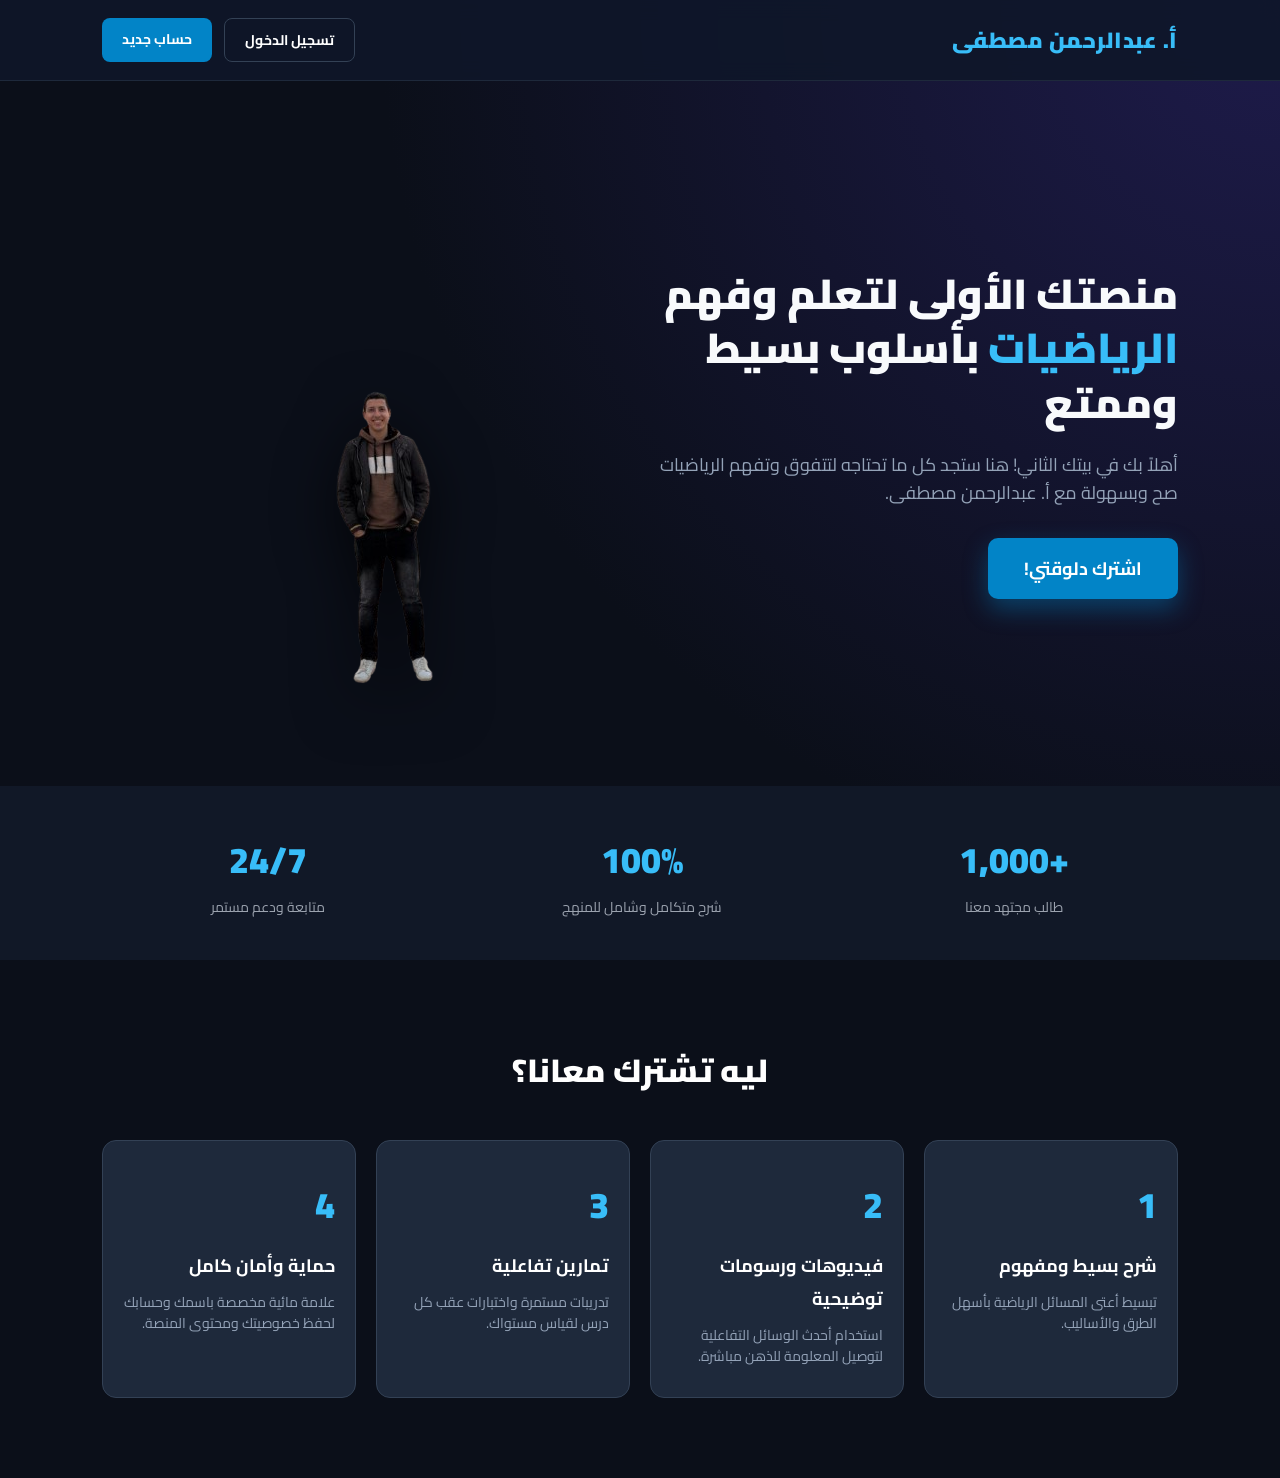
<file: index.html>
<!DOCTYPE html>
<html lang="ar" dir="rtl">
<head>
    <meta charset="UTF-8">
    <meta name="viewport" content="width=device-width, initial-scale=1.0">
    <title>منصة أ. عبدالرحمن مصطفى - للرياضيات</title>
    <!-- خط Cairo الاحترافي -->
    <link href="https://fonts.googleapis.com/css2?family=Cairo:wght@400;700;900&display=swap" rel="stylesheet">
    <style>
        * {
            box-sizing: border-box;
            margin: 0;
            padding: 0;
            font-family: 'Cairo', sans-serif;
        }

        body {
            background-color: #0b0f19;
            color: #ffffff;
            overflow-x: hidden;
        }

        /* الشريط العلوي (Navbar) */
        header {
            display: flex;
            justify-content: space-between;
            align-items: center;
            padding: 18px 8%;
            background-color: rgba(15, 23, 42, 0.9);
            backdrop-filter: blur(10px);
            position: fixed;
            top: 0;
            width: 100%;
            z-index: 1000;
            border-bottom: 1px solid #1e293b;
        }

        .logo {
            font-size: 22px;
            font-weight: 900;
            color: #38bdf8;
            letter-spacing: 0.5px;
        }

        .nav-btns {
            display: flex;
            gap: 12px;
        }

        .btn {
            padding: 8px 20px;
            border-radius: 8px;
            text-decoration: none;
            font-weight: bold;
            font-size: 14px;
            transition: 0.3s;
        }

        .btn-login {
            background: transparent;
            color: #ffffff;
            border: 1px solid #334155;
        }

        .btn-login:hover {
            border-color: #38bdf8;
            color: #38bdf8;
        }

        .btn-register {
            background: #0284c7;
            color: #ffffff;
        }

        .btn-register:hover {
            background: #0369a1;
        }

        /* واجهة الترحيب (Hero Section) */
        .hero {
            display: flex;
            flex-wrap: wrap;
            align-items: center;
            justify-content: space-between;
            padding: 140px 8% 60px;
            min-height: 85vh;
            background: radial-gradient(circle at top right, #1e1b4b 0%, #0b0f19 60%);
        }

        .hero-text {
            flex: 1;
            min-width: 320px;
        }

        .hero-text h1 {
            font-size: 42px;
            font-weight: 900;
            line-height: 1.3;
            margin-bottom: 20px;
            color: #f8fafc;
        }

        .hero-text h1 span {
            color: #38bdf8;
        }

        .hero-text p {
            font-size: 18px;
            color: #94a3b8;
            margin-bottom: 30px;
            line-height: 1.6;
        }

        .hero-cta {
            display: inline-block;
            background: #0284c7;
            color: white;
            padding: 14px 36px;
            border-radius: 10px;
            text-decoration: none;
            font-size: 18px;
            font-weight: bold;
            box-shadow: 0 10px 25px rgba(2, 132, 199, 0.4);
            transition: 0.3s;
        }

        .hero-cta:hover {
            transform: translateY(-3px);
            box-shadow: 0 15px 30px rgba(2, 132, 199, 0.6);
        }

        .hero-image {
            flex: 1;
            text-align: center;
            min-width: 300px;
            position: relative;
        }

        .hero-image img {
            max-width: 85%;
            height: auto;
            filter: drop-shadow(0 20px 30px rgba(0,0,0,0.7));
        }

        /* قسم الإحصائيات والأرقام */
        .stats-section {
            display: flex;
            justify-content: space-around;
            flex-wrap: wrap;
            gap: 20px;
            padding: 40px 8%;
            background: #111827;
            border-y: 1px solid #1f2937;
            text-align: center;
        }

        .stat-item h2 {
            font-size: 36px;
            font-weight: 900;
            color: #38bdf8;
        }

        .stat-item p {
            color: #9ca3af;
            font-size: 14px;
        }

        /* قسم مميزات المنصة */
        .features {
            padding: 80px 8%;
            text-align: center;
        }

        .section-title {
            font-size: 32px;
            font-weight: 900;
            margin-bottom: 40px;
        }

        .features-grid {
            display: grid;
            grid-template-columns: repeat(auto-fit, minmax(230px, 1fr));
            gap: 20px;
        }

        .feature-card {
            background: #1e293b;
            padding: 30px 20px;
            border-radius: 14px;
            border: 1px solid #334155;
            text-align: right;
            transition: 0.3s;
            position: relative;
        }

        .feature-card:hover {
            transform: translateY(-5px);
            border-color: #38bdf8;
        }

        .feature-num {
            font-size: 36px;
            font-weight: 900;
            color: #38bdf8;
            margin-bottom: 10px;
        }

        .feature-card h3 {
            font-size: 18px;
            margin-bottom: 10px;
        }

        .feature-card p {
            color: #94a3b8;
            font-size: 14px;
            line-height: 1.5;
        }
    </style>
</head>
<body>

    <!-- الشريط العلوي -->
    <header>
        <div class="logo">أ. عبدالرحمن مصطفى</div>
        <div class="nav-btns">
            <a href="login.html" class="btn btn-login">تسجيل الدخول</a>
            <a href="register.html" class="btn btn-register">حساب جديد</a>
        </div>
    </header>

    <!-- الواجهة الرئيسية -->
    <section class="hero">
        <div class="hero-text">
            <h1>منصتك الأولى لتعلم وفهم <span>الرياضيات</span> بأسلوب بسيط وممتع</h1>
            <p>أهلاً بك في بيتك الثاني! هنا ستجد كل ما تحتاجه لتتفوق وتفهم الرياضيات صح وبسهولة مع أ. عبدالرحمن مصطفى.</p>
            <a href="register.html" class="hero-cta">اشترك دلوقتي!</a>
        </div>
        <div class="hero-image">
            <!-- استبدل teacher.png بصورتك المفرغة -->
            <img src="teacher.png" alt="أ. عبدالرحمن مصطفى" onerror="this.style.display='none'">
        </div>
    </section>

    <!-- الأرقام والإحصائيات -->
    <section class="stats-section">
        <div class="stat-item">
            <h2>+1,000</h2>
            <p>طالب مجتهد معنا</p>
        </div>
        <div class="stat-item">
            <h2>100%</h2>
            <p>شرح متكامل وشامل للمنهج</p>
        </div>
        <div class="stat-item">
            <h2>24/7</h2>
            <p>متابعة ودعم مستمر</p>
        </div>
    </section>

    <!-- مميزات الشرح والمنصة -->
    <section class="features">
        <h2 class="section-title">ليه تشترك معانا؟</h2>
        <div class="features-grid">
            <div class="feature-card">
                <div class="feature-num">1</div>
                <h3>شرح بسيط ومفهوم</h3>
                <p>تبسيط أعتى المسائل الرياضية بأسهل الطرق والأساليب.</p>
            </div>
            <div class="feature-card">
                <div class="feature-num">2</div>
                <h3>فيديوهات ورسومات توضيحية</h3>
                <p>استخدام أحدث الوسائل التفاعلية لتوصيل المعلومة للذهن مباشرة.</p>
            </div>
            <div class="feature-card">
                <div class="feature-num">3</div>
                <h3>تمارين تفاعلية</h3>
                <p>تدريبات مستمرة واختبارات عقب كل درس لقياس مستواك.</p>
            </div>
            <div class="feature-card">
                <div class="feature-num">4</div>
                <h3>حماية وأمان كامل</h3>
                <p>علامة مائية مخصصة باسمك وحسابك لحفظ خصوصيتك ومحتوى المنصة.</p>
            </div>
        </div>
    </section>

</body>
</html>
</file>
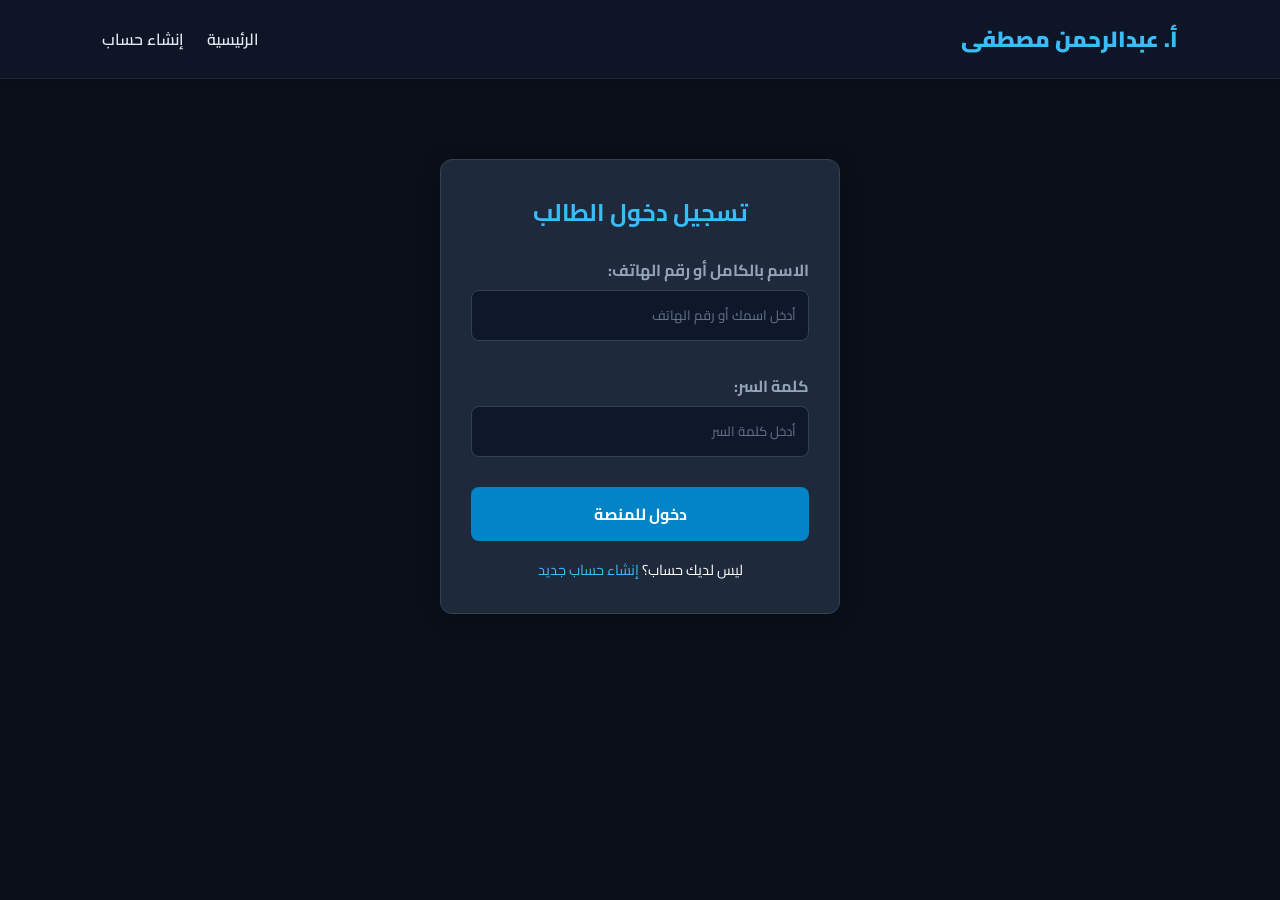
<file: admin.html>
<!DOCTYPE html>
<html lang="ar" dir="rtl">
<head>
    <meta charset="UTF-8">
    <meta name="viewport" content="width=device-width, initial-scale=1.0">
    <title>لوحة تحكم المعلم - أ. عبدالرحمن مصطفى</title>
    <link href="https://fonts.googleapis.com/css2?family=Cairo:wght@400;700;900&display=swap" rel="stylesheet">
    <link rel="stylesheet" href="style.css">
    <style>
        .admin-container {
            max-width: 600px;
        }
        .form-group {
            margin-bottom: 15px;
            text-align: right;
        }
        .form-group label {
            display: block;
            font-weight: bold;
            margin-bottom: 5px;
            color: #94a3b8;
        }
        .lessons-list-admin {
            margin-top: 30px;
        }
        .lessons-list-admin h3 {
            color: #38bdf8;
        }
        .admin-lesson-card {
            display: flex;
            justify-content: space-between;
            align-items: center;
            padding: 12px;
            background: #0f172a;
            border: 1px solid #334155;
            border-radius: 6px;
            margin-bottom: 10px;
        }
        .admin-lesson-card strong {
            color: #ffffff;
        }
        .btn-delete {
            background: #ef4444;
            color: white;
            border: none;
            padding: 6px 12px;
            border-radius: 4px;
            cursor: pointer;
        }
    </style>
</head>
<body>

    <header>
        <div class="logo">لوحة تحكم المعلم</div>
        <nav>
            <a href="courses.html">معاينة صفحة الدروس</a>
            <a href="login.html" onclick="sessionStorage.clear()" style="color: #f87171;">تسجيل خروج</a>
        </nav>
    </header>

    <div class="admin-container">
        <h2>إضافة درس جديد</h2>
        <br>
        <form id="addLessonForm">
            <div class="form-group">
                <label>عنوان الدرس:</label>
                <input type="text" id="lessonTitleInput" placeholder="مثال: الدرس الأول - الجبر والهندسة" required>
            </div>
            <div class="form-group">
                <label>رابط أو اسم ملف الفيديو (مثال: lesson1.mp4 أو رابط يوتيوب):</label>
                <input type="text" id="videoUrlInput" placeholder="lesson1.mp4" required>
            </div>
            <div class="form-group">
                <label>رابط ملف الـ PDF (المذكرة):</label>
                <input type="text" id="pdfUrlInput" placeholder="notes.pdf أو اتركه #">
            </div>
            <button type="submit" class="btn-main" style="width: 100%;">حفظ وإضافة الدرس</button>
        </form>

        <div class="lessons-list-admin">
            <h3>الدروس المضافة حالياً:</h3>
            <br>
            <div id="adminLessonsContainer"></div>
        </div>
    </div>

    <script>
        const currentUser = JSON.parse(sessionStorage.getItem('currentUser'));
        if (!currentUser || currentUser.role !== 'admin') {
            alert("عذراً، هذه الصفحة مخصصة للأستاذ عبدالرحمن فقط!");
            window.location.href = "login.html";
        }

        function loadAdminLessons() {
            const container = document.getElementById('adminLessonsContainer');
            container.innerHTML = '';
            
            let lessons = JSON.parse(localStorage.getItem('platform_custom_lessons')) || [];
            
            if (lessons.length === 0) {
                container.innerHTML = '<p style="color:#64748b;">لا توجد دروس مضافة حالياً.</p>';
                return;
            }

            lessons.forEach((lesson, index) => {
                const item = document.createElement('div');
                item.className = 'admin-lesson-card';
                item.innerHTML = `
                    <div>
                        <strong>${lesson.title}</strong>
                        <br><small style="color:#64748b;">المصدر: ${lesson.videoSrc}</small>
                    </div>
                    <button class="btn-delete" onclick="deleteLesson(${index})">حذف</button>
                `;
                container.appendChild(item);
            });
        }

        document.getElementById('addLessonForm').addEventListener('submit', function(e) {
            e.preventDefault();
            
            const title = document.getElementById('lessonTitleInput').value.trim();
            const videoSrc = document.getElementById('videoUrlInput').value.trim();
            const pdf = document.getElementById('pdfUrlInput').value.trim() || "#";

            let lessons = JSON.parse(localStorage.getItem('platform_custom_lessons')) || [];
            lessons.push({ id: Date.now(), title: title, videoSrc: videoSrc, pdf: pdf });

            localStorage.setItem('platform_custom_lessons', JSON.stringify(lessons));
            alert('تمت إضافة الدرس بنجاح!');
            
            document.getElementById('addLessonForm').reset();
            loadAdminLessons();
        });

        function deleteLesson(index) {
            if (confirm('هل أنت تأكد من رغبتك في حذف هذا الدرس؟')) {
                let lessons = JSON.parse(localStorage.getItem('platform_custom_lessons')) || [];
                lessons.splice(index, 1);
                localStorage.setItem('platform_custom_lessons', JSON.stringify(lessons));
                loadAdminLessons();
            }
        }

        loadAdminLessons();
    </script>

</body>
</html>
</file>
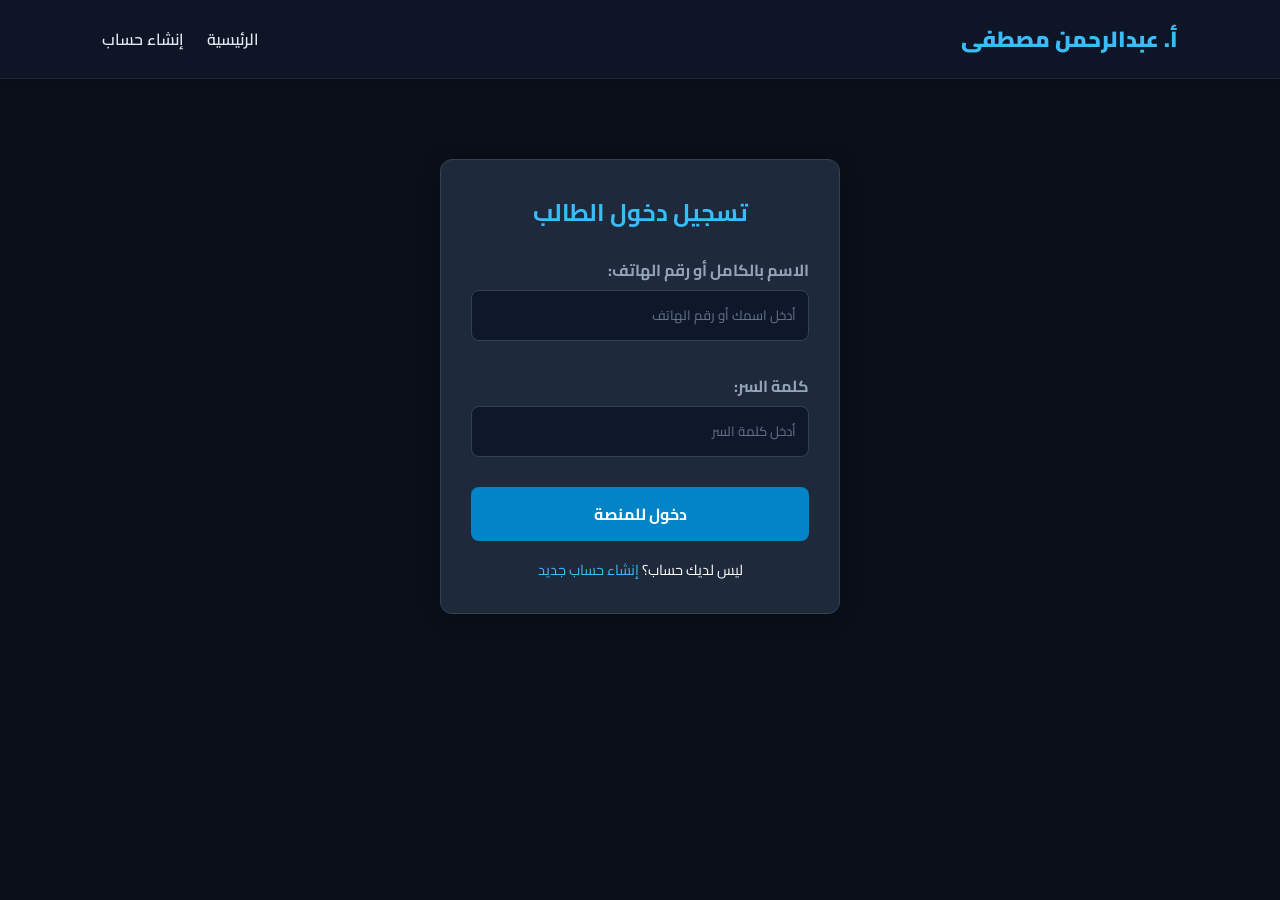
<file: courses.html>
<!DOCTYPE html>
<html lang="ar" dir="rtl">
<head>
    <meta charset="UTF-8">
    <meta name="viewport" content="width=device-width, initial-scale=1.0">
    <title>لوحة الدروس - منصة أ. عبدالرحمن مصطفى</title>
    <link href="https://fonts.googleapis.com/css2?family=Cairo:wght@400;700;900&display=swap" rel="stylesheet">
    <link rel="stylesheet" href="style.css">
    <style>
        body {
            user-select: none;
            -webkit-user-select: none;
        }

        .dashboard-container {
            display: flex;
            flex-wrap: wrap;
            max-width: 1200px;
            margin: 30px auto;
            gap: 20px;
            padding: 0 15px;
        }
        
        .main-video-section {
            flex: 2;
            min-width: 300px;
            background: #1e293b;
            padding: 20px;
            border-radius: 12px;
            border: 1px solid #334155;
        }

        .main-video-section h2 {
            color: #ffffff;
        }

        .video-wrapper {
            position: relative;
            width: 100%;
            height: 400px;
            background-color: #000;
            border-radius: 8px;
            overflow: hidden;
        }

        .video-wrapper iframe, .video-wrapper video {
            width: 100%;
            height: 100%;
            border: none;
        }

        .moving-watermark {
            position: absolute;
            color: #ef4444;
            background-color: transparent;
            font-size: 13px;
            font-weight: bold;
            pointer-events: none;
            z-index: 2147483646;
            white-space: nowrap;
            opacity: 0;
            transition: opacity 0.8s ease-in-out, top 0.5s, left 0.5s;
            text-shadow: 1px 1px 3px rgba(0, 0, 0, 0.9);
        }

        .custom-fullscreen-btn {
            position: absolute;
            bottom: 12px;
            left: 12px;
            z-index: 2147483647;
            background: rgba(0, 0, 0, 0.6);
            color: white;
            border: 1px solid rgba(255, 255, 255, 0.4);
            padding: 6px 12px;
            border-radius: 6px;
            cursor: pointer;
            font-size: 12px;
            font-weight: bold;
            transition: 0.2s;
        }

        .custom-fullscreen-btn:hover {
            background: rgba(239, 68, 68, 0.8);
        }

        .lessons-sidebar {
            flex: 1;
            min-width: 280px;
            background: #1e293b;
            padding: 20px;
            border-radius: 12px;
            border: 1px solid #334155;
        }

        .lessons-sidebar h3 {
            color: #38bdf8;
        }

        .lesson-item {
            padding: 12px;
            margin-bottom: 8px;
            border-radius: 6px;
            border: 1px solid #334155;
            cursor: pointer;
            transition: 0.2s;
            color: #e2e8f0;
        }

        .lesson-item:hover, .lesson-item.active {
            background-color: #0284c7;
            color: white;
            border-color: #0284c7;
        }

        .download-btn {
            display: inline-block;
            margin-top: 15px;
            background-color: #10b981;
            color: white;
            padding: 10px 20px;
            text-decoration: none;
            border-radius: 8px;
            font-weight: bold;
        }

        .admin-link-btn {
            background-color: #f59e0b;
            color: white;
            padding: 5px 12px;
            border-radius: 5px;
            text-decoration: none;
            font-weight: bold;
            margin-left: 10px;
            display: none;
        }

        #welcomeStudent {
            color: #38bdf8;
        }
    </style>
</head>
<body oncontextmenu="return false;">

    <header>
        <div class="logo">أ. عبدالرحمن مصطفى</div>
        <nav>
            <a href="admin.html" id="adminBtn" class="admin-link-btn">⚙️ لوحة التحكم</a>
            <span id="welcomeStudent">مرحباً بك</span>
            <a href="login.html" onclick="sessionStorage.clear()" style="margin-right: 15px; color: #f87171;">تسجيل خروج</a>
        </nav>
    </header>

    <div class="dashboard-container">
        <div class="main-video-section">
            <h2 id="lessonTitle">جاري تحميل الدرس...</h2>
            <br>
            <div class="video-wrapper" id="videoContainer">
                <div class="moving-watermark" id="watermark">جاري التحميل...</div>
                <button class="custom-fullscreen-btn" onclick="toggleContainerFullscreen()">⛶ ملء الشاشة</button>
            </div>

            <a id="pdfLink" href="#" target="_blank" class="download-btn">📥 تحميل مذكرة الدرس (PDF)</a>
        </div>

        <div class="lessons-sidebar">
            <h3>المحاضرات المتاحة</h3>
            <br>
            <div id="lessonsList"></div>
        </div>
    </div>

    <script>
        const storedLessons = JSON.parse(localStorage.getItem('platform_custom_lessons'));
        const lessonsData = (storedLessons && storedLessons.length > 0) ? storedLessons : [
            { id: 1, title: "الدرس الأول: مقدمة وتمهيد أساسي", videoSrc: "lesson1.mp4", pdf: "#" }
        ];

        const currentUser = JSON.parse(sessionStorage.getItem('currentUser'));

        if (!currentUser) {
            alert("عذراً، يجب تسجيل الدخول أولاً!");
            window.location.href = "login.html";
        } else {
            document.getElementById('welcomeStudent').innerText = "أهلاً بك: " + currentUser.name;
            
            if (currentUser.role === 'admin') {
                document.getElementById('adminBtn').style.display = 'inline-block';
            }

            const watermarkText = currentUser.name + " - " + (currentUser.phone || "");
            document.getElementById('watermark').innerText = watermarkText;
            startWatermarkMovement();
        }

        const lessonsListContainer = document.getElementById('lessonsList');
        lessonsData.forEach((lesson, index) => {
            const div = document.createElement('div');
            div.className = `lesson-item ${index === 0 ? 'active' : ''}`;
            div.innerHTML = `📚 <strong>${lesson.title}</strong>`;
            div.onclick = function() {
                document.querySelectorAll('.lesson-item').forEach(el => el.classList.remove('active'));
                div.classList.add('active');
                changeLesson(lesson);
            };
            lessonsListContainer.appendChild(div);
        });

        if (lessonsData.length > 0) {
            changeLesson(lessonsData[0]);
        }

        function changeLesson(lesson) {
            document.getElementById('lessonTitle').innerText = lesson.title;
            document.getElementById('pdfLink').href = lesson.pdf;

            const container = document.getElementById('videoContainer');
            const currentWatermarkText = document.getElementById('watermark') ? document.getElementById('watermark').innerText : 'جاري التحميل...';
            
            const overlayHtml = `
                <div class="moving-watermark" id="watermark">${currentWatermarkText}</div>
                <button class="custom-fullscreen-btn" onclick="toggleContainerFullscreen()">⛶ ملء الشاشة</button>
            `;

            if (lesson.videoSrc.includes('youtube.com') || lesson.videoSrc.includes('youtu.be')) {
                let embedUrl = lesson.videoSrc;
                if (embedUrl.includes('watch?v=')) {
                    embedUrl = embedUrl.replace('watch?v=', 'embed/');
                }
                container.innerHTML = overlayHtml + `<iframe src="${embedUrl}" allowfullscreen></iframe>`;
            } else {
                container.innerHTML = overlayHtml + `
                    <video id="videoPlayer" controls controlsList="nodownload nofullscreen" style="width:100%; height:100%;">
                        <source src="${lesson.videoSrc}" type="video/mp4">
                        متصفحك لا يدعم تشغيل الفيديو.
                    </video>`;
            }
        }

        function startWatermarkMovement() {
            function cycleWatermark() {
                const wm = document.getElementById('watermark');
                if (!wm) return;

                const positions = [
                    { top: Math.floor(Math.random() * 8) + 4, left: Math.floor(Math.random() * 75) + 10 },
                    { top: Math.floor(Math.random() * 8) + 84, left: Math.floor(Math.random() * 75) + 10 },
                    { top: Math.floor(Math.random() * 65) + 15, left: Math.floor(Math.random() * 8) + 4 },
                    { top: Math.floor(Math.random() * 65) + 15, left: Math.floor(Math.random() * 8) + 82 }
                ];

                const pos = positions[Math.floor(Math.random() * positions.length)];
                wm.style.top = pos.top + "%";
                wm.style.left = pos.left + "%";
                wm.style.opacity = "1";

                setTimeout(() => {
                    const currentWm = document.getElementById('watermark');
                    if (currentWm) currentWm.style.opacity = "0";
                }, 4000);
            }

            cycleWatermark();
            setInterval(cycleWatermark, 10000);
        }

        function toggleContainerFullscreen() {
            const container = document.getElementById('videoContainer');
            if (!document.fullscreenElement) {
                if (container.requestFullscreen) {
                    container.requestFullscreen();
                } else if (container.webkitRequestFullscreen) {
                    container.webkitRequestFullscreen();
                } else if (container.msRequestFullscreen) {
                    container.msRequestFullscreen();
                }
            } else {
                if (document.exitFullscreen) {
                    document.exitFullscreen();
                }
            }
        }

        document.onkeydown = function(e) {
            if (e.keyCode == 123 || 
               (e.ctrlKey && e.shiftKey && (e.keyCode == 73 || e.keyCode == 74)) || 
               (e.ctrlKey && e.keyCode == 85)) {
                return false;
            }
        };
    </script>

</body>
</html>
</file>
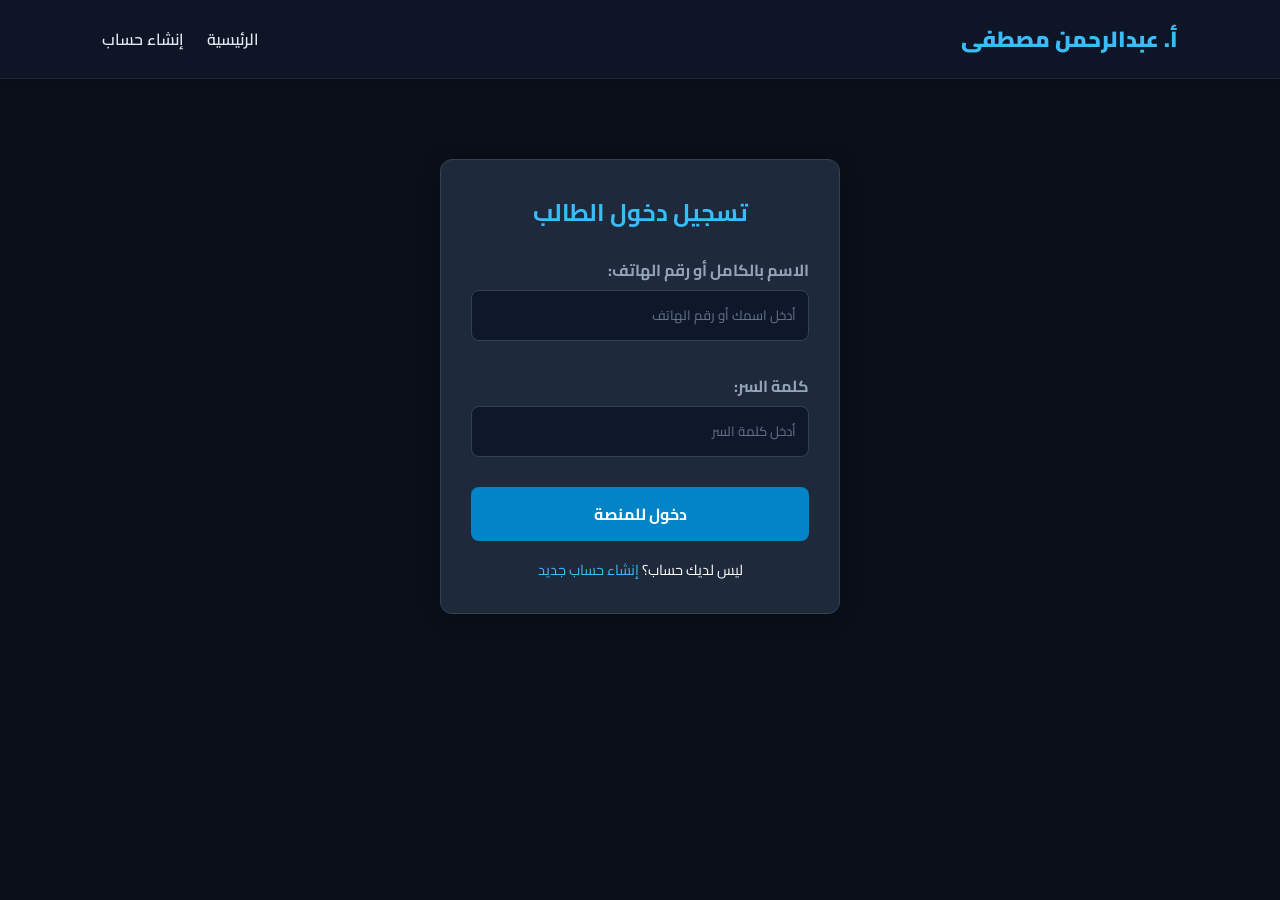
<file: login.html>
<!DOCTYPE html>
<html lang="ar" dir="rtl">
<head>
    <meta charset="UTF-8">
    <meta name="viewport" content="width=device-width, initial-scale=1.0">
    <title>تسجيل الدخول - منصة أ. عبدالرحمن مصطفى</title>
    <link href="https://fonts.googleapis.com/css2?family=Cairo:wght@400;700;900&display=swap" rel="stylesheet">
    <link rel="stylesheet" href="style.css">
    <style>
        .login-container {
            max-width: 400px;
            margin: 80px auto;
            text-align: center;
        }
        .input-group {
            margin-bottom: 15px;
            text-align: right;
        }
        .input-group label {
            display: block;
            margin-bottom: 5px;
            color: #94a3b8;
            font-weight: bold;
        }
        #errorMessage {
            color: #f87171;
            margin-top: 10px;
            display: none;
            font-weight: bold;
        }
        .auth-links {
            margin-top: 15px;
            font-size: 0.9em;
        }
        .auth-links a {
            color: #38bdf8;
            text-decoration: none;
        }
        .auth-links a:hover {
            text-decoration: underline;
        }
    </style>
</head>
<body>

    <header>
        <div class="logo">أ. عبدالرحمن مصطفى</div>
        <nav>
            <a href="index.html">الرئيسية</a>
            <a href="register.html">إنشاء حساب</a>
        </nav>
    </header>

    <div class="login-container">
        <h2>تسجيل دخول الطالب</h2>
        <form id="loginForm">
            <div class="input-group">
                <label>الاسم بالكامل أو رقم الهاتف:</label>
                <input type="text" id="username" placeholder="أدخل اسمك أو رقم الهاتف" required>
            </div>
            <div class="input-group">
                <label>كلمة السر:</label>
                <input type="password" id="password" placeholder="أدخل كلمة السر" required>
            </div>
            <button type="submit" class="btn-main" style="width: 100%;">دخول للمنصة</button>
            <p id="errorMessage"></p>
            
            <div class="auth-links">
                <span>ليس لديك حساب؟ </span>
                <a href="register.html">إنشاء حساب جديد</a>
            </div>
        </form>
    </div>

    <script>
        // رابط السيرفر المباشر على Vercel
        const API_BASE_URL = 'https://math-platform-backend.vercel.app';

        document.getElementById('loginForm').addEventListener('submit', async function(e) {
            e.preventDefault();
            
            const userInput = document.getElementById('username').value.trim();
            const passInput = document.getElementById('password').value.trim();
            const errorMsg = document.getElementById('errorMessage');
            
            errorMsg.style.display = 'none';

            try {
                const response = await fetch(`${API_BASE_URL}/api/auth/login`, {
                    method: 'POST',
                    headers: {
                        'Content-Type': 'application/json'
                    },
                    body: JSON.stringify({
                        identifier: userInput,
                        password: passInput
                    })
                });

                const data = await response.json();

                if (response.ok) {
                    sessionStorage.setItem('authToken', data.token);
                    sessionStorage.setItem('currentUser', JSON.stringify(data.user));

                    if (data.user && data.user.role === 'admin') {
                        alert("أهلاً بك يا أستاذ عبدالرحمن!");
                    }
                    
                    window.location.href = "courses.html";
                } else {
                    errorMsg.style.display = "block";
                    errorMsg.innerText = data.error || data.message || "الاسم/رقم الهاتف أو كلمة السر غير صحيحة!";
                }
            } catch (error) {
                console.error("خطأ في الاتصال بالسيرفر:", error);
                errorMsg.style.display = "block";
                errorMsg.innerText = "عذراً، تعذر الاتصال بالسيرفر. تأكد من تشغيل الباك إيند!";
            }
        });
    </script>
</body>
</html>
</file>
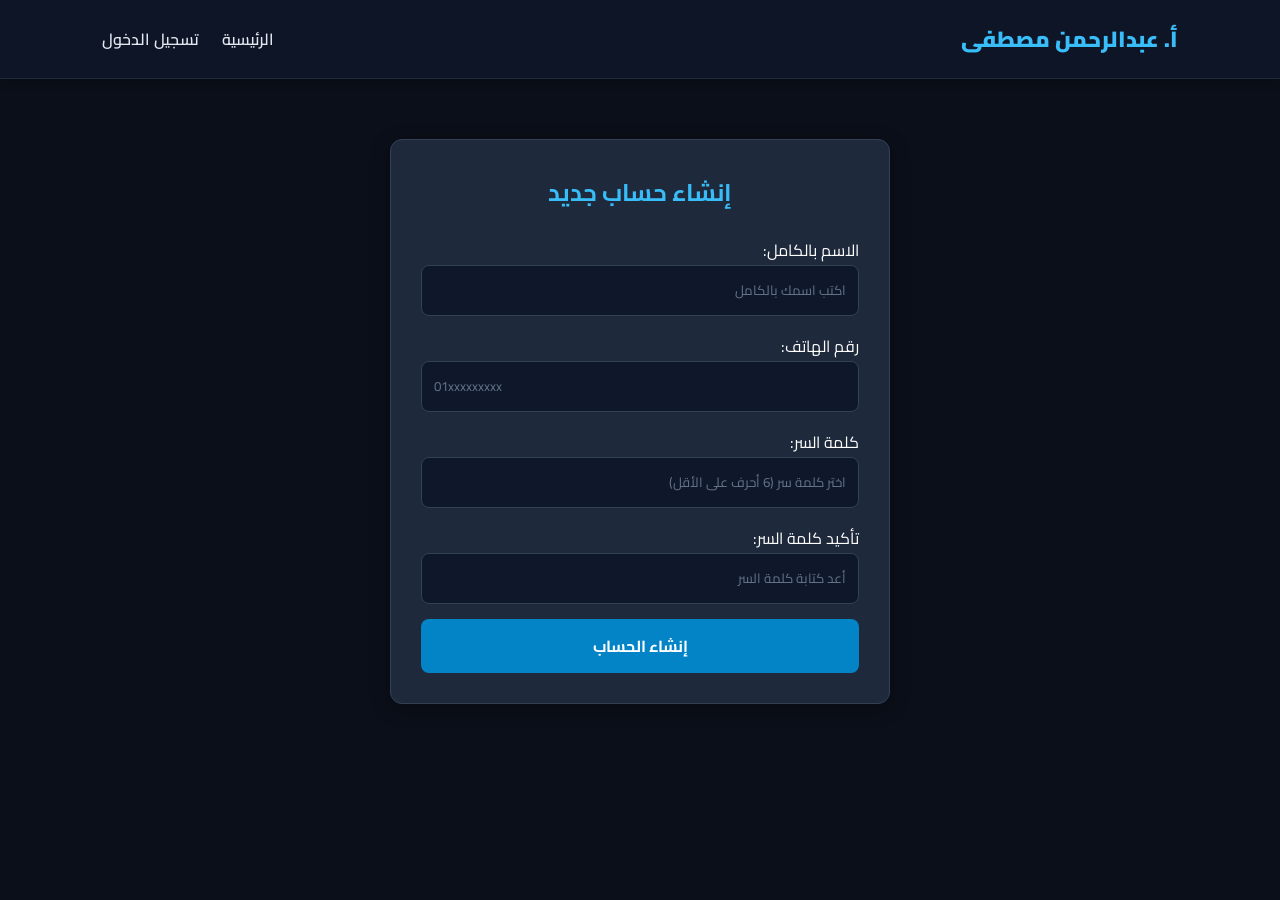
<file: register.html>
<!DOCTYPE html>
<html lang="ar" dir="rtl">
<head>
    <meta charset="UTF-8">
    <meta name="viewport" content="width=device-width, initial-scale=1.0">
    <title>إنشاء حساب جديد - منصة أ. عبدالرحمن مصطفى</title>
    <link href="https://fonts.googleapis.com/css2?family=Cairo:wght@400;700;900&display=swap" rel="stylesheet">
    <link rel="stylesheet" href="style.css">
    <style>
        #errorMessage, #successMessage {
            margin-top: 10px;
            font-weight: bold;
            display: none;
        }
        #errorMessage { color: #f87171; }
        #successMessage { color: #4ade80; }
    </style>
</head>
<body>

    <header>
        <div class="logo">أ. عبدالرحمن مصطفى</div>
        <nav>
            <a href="index.html">الرئيسية</a>
            <a href="login.html">تسجيل الدخول</a>
        </nav>
    </header>

    <div class="subscribe-section">
        <h2>إنشاء حساب جديد</h2>
        <form id="registerForm">
            <div class="input-group">
                <label>الاسم بالكامل:</label>
                <input type="text" id="regName" placeholder="اكتب اسمك بالكامل" required>
            </div>
            <div class="input-group">
                <label>رقم الهاتف:</label>
                <input type="tel" id="regPhone" placeholder="01xxxxxxxxx" required pattern="[0-9]{11}">
            </div>
            <div class="input-group">
                <label>كلمة السر:</label>
                <input type="password" id="regPassword" placeholder="اختر كلمة سر (6 أحرف على الأقل)" required minlength="6">
            </div>
            <div class="input-group">
                <label>تأكيد كلمة السر:</label>
                <input type="password" id="regPasswordConfirm" placeholder="أعد كتابة كلمة السر" required minlength="6">
            </div>
            <button type="submit" class="btn-main">إنشاء الحساب</button>
            <p id="errorMessage"></p>
            <p id="successMessage"></p>
        </form>
    </div>

    <script>
        // رابط السيرفر المباشر على Vercel
        const API_BASE_URL = 'https://math-platform-backend.vercel.app';

        document.getElementById('registerForm').addEventListener('submit', async function (e) {
            e.preventDefault();

            const name = document.getElementById('regName').value.trim();
            const phone = document.getElementById('regPhone').value.trim();
            const password = document.getElementById('regPassword').value;
            const passwordConfirm = document.getElementById('regPasswordConfirm').value;

            const errorMsg = document.getElementById('errorMessage');
            const successMsg = document.getElementById('successMessage');
            errorMsg.style.display = 'none';
            successMsg.style.display = 'none';

            // تحقق من تطابق كلمة السر
            if (password !== passwordConfirm) {
                errorMsg.innerText = 'كلمتا السر غير متطابقتين!';
                errorMsg.style.display = 'block';
                return;
            }

            // تحقق من رقم الهاتف (11 رقم)
            if (!/^[0-9]{11}$/.test(phone)) {
                errorMsg.innerText = 'رقم الهاتف يجب أن يكون 11 رقمًا!';
                errorMsg.style.display = 'block';
                return;
            }

            try {
                const response = await fetch(`${API_BASE_URL}/api/auth/register`, {
                    method: 'POST',
                    headers: {
                        'Content-Type': 'application/json'
                    },
                    body: JSON.stringify({
                        name: name,
                        phone: phone,
                        password: password
                    })
                });

                const data = await response.json();

                if (response.ok) {
                    successMsg.innerText = 'تم إنشاء الحساب بنجاح! جاري تحويلك لتسجيل الدخول...';
                    successMsg.style.display = 'block';

                    setTimeout(() => {
                        window.location.href = 'login.html';
                    }, 1500);
                } else {
                    errorMsg.innerText = data.error || data.message || 'حدث خطأ أثناء إنشاء الحساب!';
                    errorMsg.style.display = 'block';
                }
            } catch (error) {
                console.error("خطأ في الاتصال بالسيرفر:", error);
                errorMsg.innerText = "تعذر الاتصال بالسيرفر، تأكد من تشغيل الباك إيند!";
                errorMsg.style.display = 'block';
            }
        });
    </script>

</body>
</html>
</file>
<file: style.css>
* {
    box-sizing: border-box;
    margin: 0;
    padding: 0;
    font-family: 'Cairo', 'Segoe UI', Tahoma, Geneva, Verdana, sans-serif;
}

body {
    background-color: #0b0f19;
    color: #ffffff;
    direction: rtl;
}

/* Header */
header {
    display: flex;
    justify-content: space-between;
    align-items: center;
    padding: 18px 8%;
    background-color: rgba(15, 23, 42, 0.9);
    backdrop-filter: blur(10px);
    box-shadow: 0 2px 10px rgba(0,0,0,0.2);
    position: sticky;
    top: 0;
    z-index: 1000;
    border-bottom: 1px solid #1e293b;
    flex-wrap: wrap;
    gap: 10px;
}

.logo {
    font-size: 22px;
    font-weight: 900;
    color: #38bdf8;
}

nav {
    display: flex;
    align-items: center;
    flex-wrap: wrap;
    gap: 8px;
}

nav a {
    margin-right: 15px;
    text-decoration: none;
    color: #e2e8f0;
    font-weight: 600;
    transition: 0.2s;
}

nav a:hover {
    color: #38bdf8;
}

/* Buttons */
.btn {
    padding: 8px 20px;
    border-radius: 8px;
    text-decoration: none;
    font-weight: bold;
    font-size: 14px;
    transition: 0.3s;
}

.btn-login {
    background: transparent;
    color: #ffffff;
    border: 1px solid #334155;
}

.btn-login:hover {
    border-color: #38bdf8;
    color: #38bdf8;
}

.btn-register {
    background: #0284c7;
    color: #ffffff;
}

.btn-register:hover {
    background: #0369a1;
}

/* Hero Section */
.hero {
    text-align: center;
    padding: 100px 20px;
    background: radial-gradient(circle at top right, #1e1b4b 0%, #0b0f19 60%);
    color: white;
}

.hero h1 {
    font-size: 2.5rem;
    font-weight: 900;
    margin-bottom: 15px;
    line-height: 1.3;
}

.hero p {
    font-size: 1.2rem;
    margin-bottom: 30px;
    opacity: 0.85;
    color: #94a3b8;
}

/* Buttons */
.btn-main {
    background-color: #0284c7;
    color: white;
    border: none;
    padding: 12px 28px;
    font-size: 1rem;
    border-radius: 8px;
    cursor: pointer;
    font-weight: bold;
    transition: 0.3s;
}

.btn-main:hover {
    background-color: #0369a1;
}

.btn-secondary {
    background-color: transparent;
    color: white;
    border: 2px solid #334155;
    padding: 10px 24px;
    border-radius: 8px;
    text-decoration: none;
    margin-right: 10px;
    transition: 0.2s;
}

.btn-secondary:hover {
    border-color: #38bdf8;
    color: #38bdf8;
}

/* Form Section (بيتستخدم في login / register / admin) */
.subscribe-section,
.login-container,
.admin-container {
    max-width: 500px;
    margin: 60px auto;
    padding: 30px;
    background: #1e293b;
    border-radius: 12px;
    border: 1px solid #334155;
    box-shadow: 0 4px 20px rgba(0,0,0,0.3);
}

.subscribe-section h2,
.login-container h2,
.admin-container h2 {
    text-align: center;
    margin-bottom: 20px;
    color: #38bdf8;
}

form input, form select {
    width: 100%;
    padding: 12px;
    margin-bottom: 15px;
    border: 1px solid #334155;
    border-radius: 8px;
    background-color: #0f172a;
    color: #ffffff;
}

form input::placeholder {
    color: #64748b;
}

form input:focus, form select:focus {
    outline: none;
    border-color: #38bdf8;
}

form button {
    width: 100%;
}

/* ============================= */
/* Responsive - تجاوب مع الموبايل */
/* ============================= */
@media (max-width: 768px) {
    header {
        padding: 14px 5%;
        justify-content: center;
        text-align: center;
    }

    .logo {
        font-size: 18px;
    }

    nav a {
        font-size: 14px;
        margin-right: 10px;
    }

    .hero {
        padding: 70px 15px 40px;
    }

    .hero h1 {
        font-size: 1.7rem;
    }

    .hero p {
        font-size: 1rem;
    }

    .hero-cta, .btn-main {
        padding: 12px 24px;
        font-size: 0.95rem;
    }

    .subscribe-section,
    .login-container,
    .admin-container {
        margin: 30px 15px;
        padding: 20px;
        max-width: 100%;
    }

    .stats-section {
        padding: 30px 5%;
        gap: 25px;
    }

    .stat-item h2 {
        font-size: 26px;
    }

    .features {
        padding: 50px 5%;
    }

    .section-title {
        font-size: 24px;
    }
}

@media (max-width: 420px) {
    .hero h1 {
        font-size: 1.4rem;
    }

    .logo {
        font-size: 16px;
    }
}
</file>
